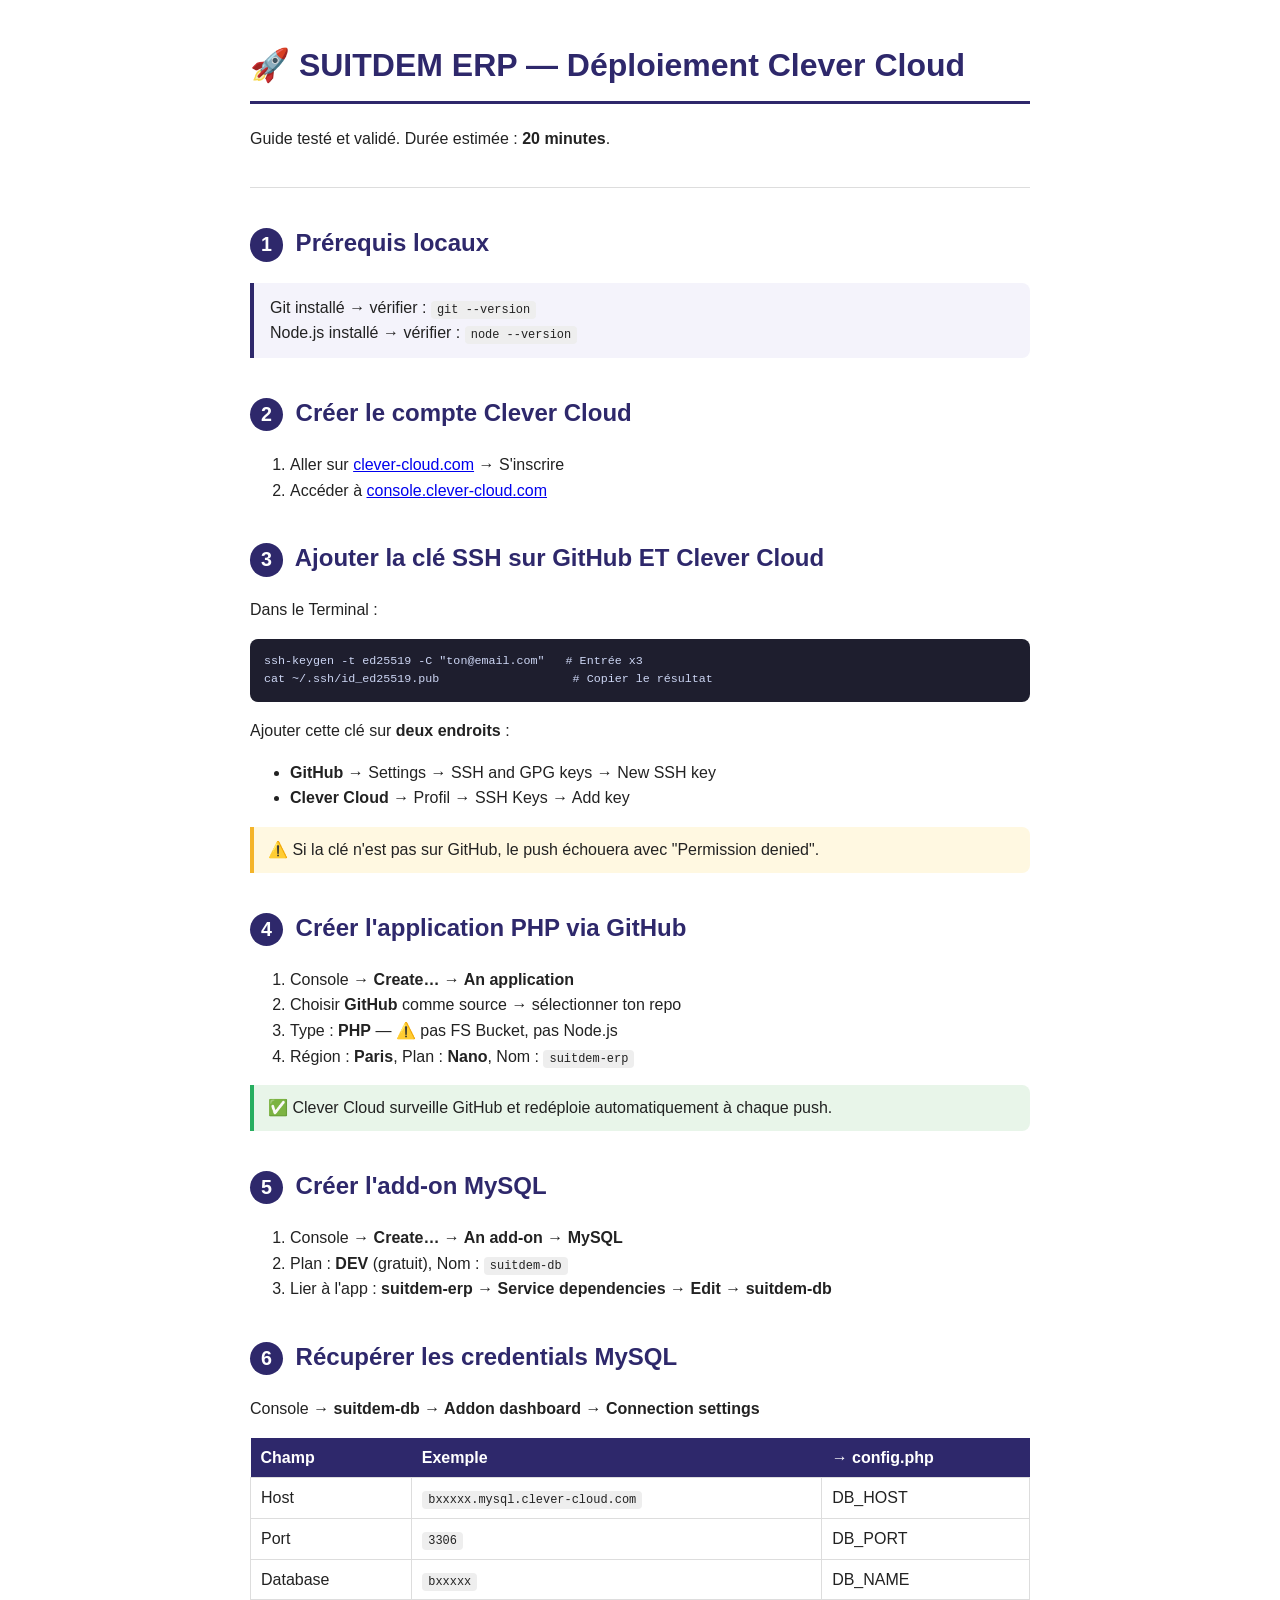
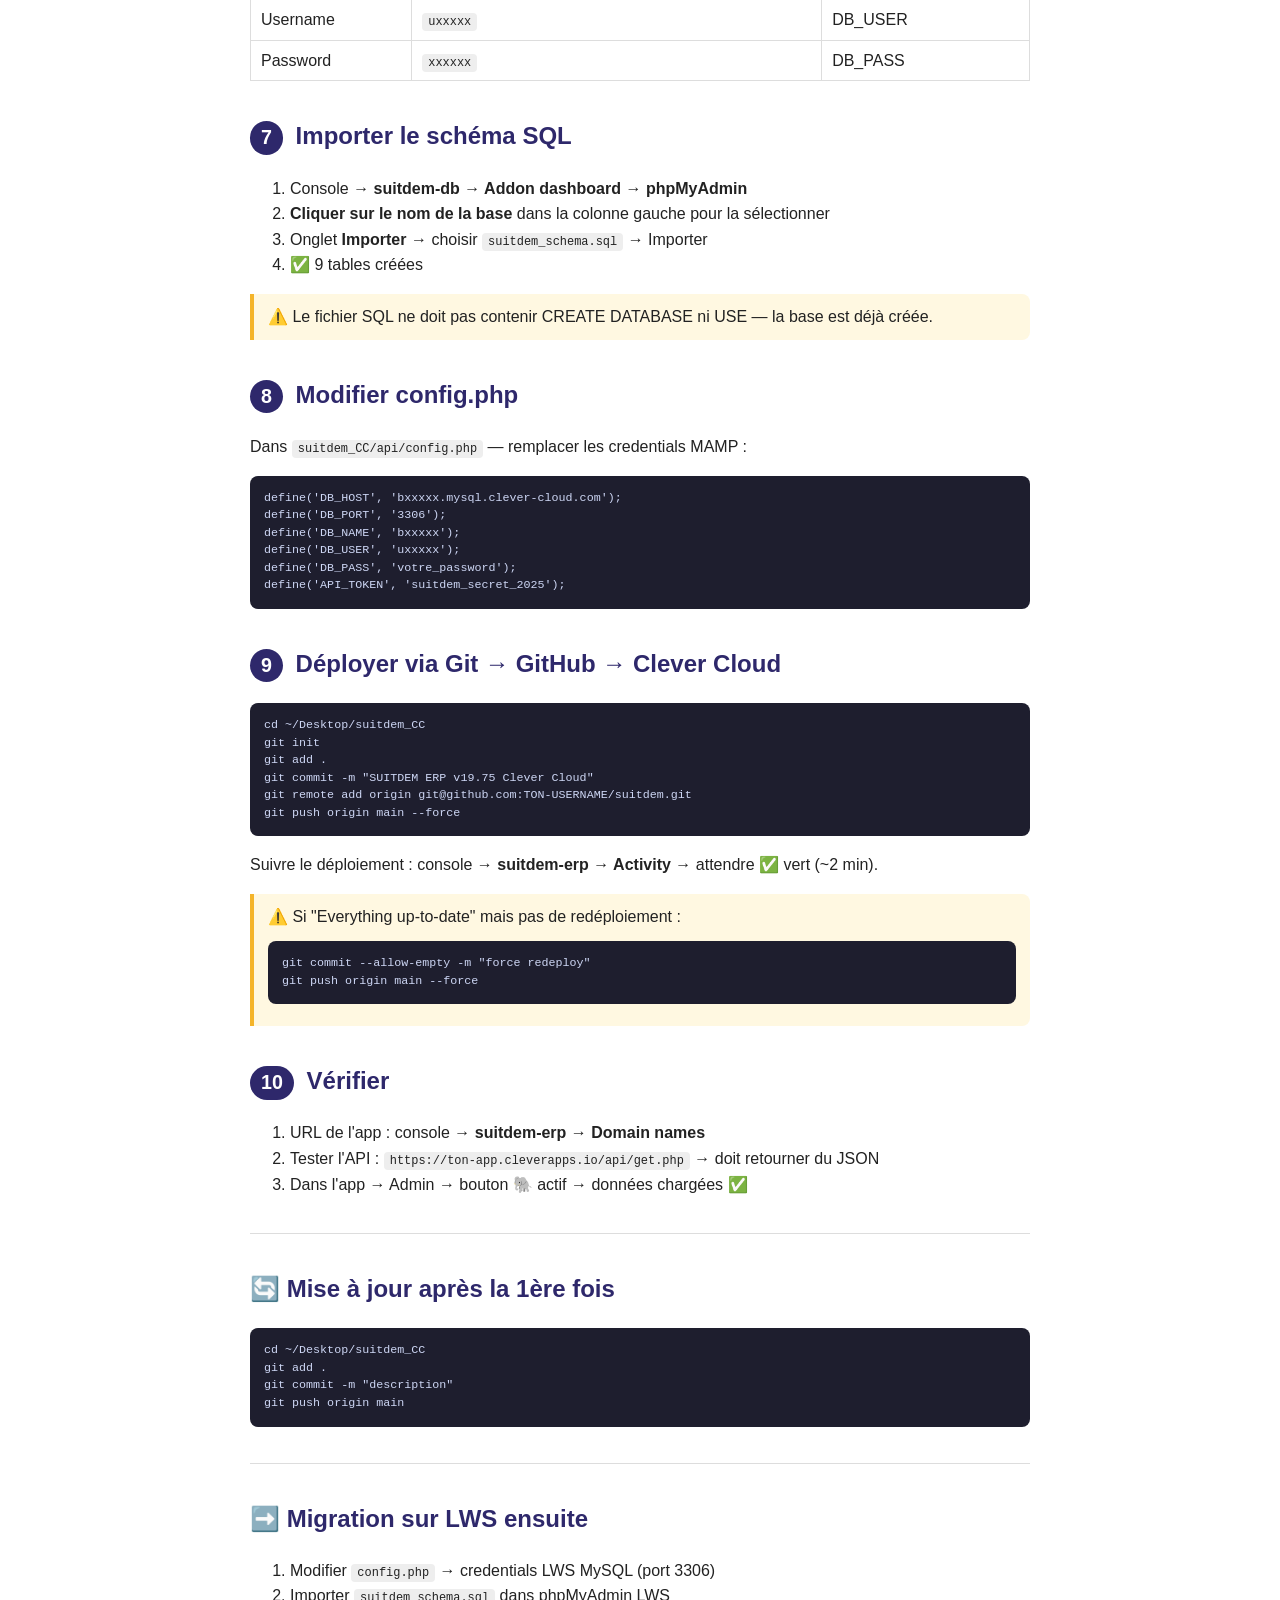
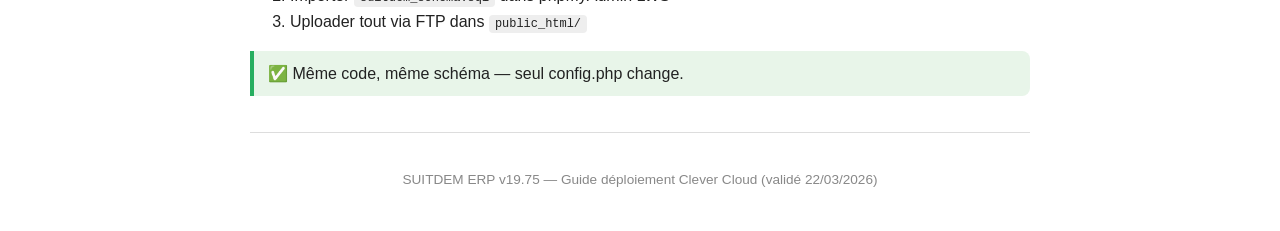
<file: guide/CleverCloud_deploy_guide.html>
<!DOCTYPE html>
<html lang="fr">
<head>
<meta charset="UTF-8">
<title>SUITDEM ERP — Déploiement Clever Cloud</title>
<style>
  body { font-family: -apple-system, Arial, sans-serif; max-width: 780px; margin: 40px auto; padding: 0 24px; color: #222; line-height: 1.6; }
  h1 { color: #2E286B; border-bottom: 3px solid #2E286B; padding-bottom: 10px; }
  h2 { color: #2E286B; margin-top: 36px; }
  .step { background: #f4f3fb; border-left: 4px solid #2E286B; padding: 12px 16px; border-radius: 0 8px 8px 0; margin: 12px 0; }
  .ok   { background: #e8f5e9; border-left: 4px solid #27ae60; padding: 10px 14px; border-radius: 0 8px 8px 0; margin: 10px 0; }
  .warn { background: #fff8e1; border-left: 4px solid #F4B42A; padding: 10px 14px; border-radius: 0 8px 8px 0; margin: 10px 0; }
  .badge { display: inline-block; background: #2E286B; color: white; border-radius: 20px; padding: 1px 11px; font-size: 0.82em; font-weight: bold; margin-right: 6px; }
  code { background: #eee; padding: 2px 6px; border-radius: 4px; font-family: monospace; font-size: 0.92em; }
  pre { background: #1e1e2e; color: #cdd6f4; padding: 14px; border-radius: 8px; font-size: 0.9em; line-height: 1.5; overflow-x: auto; }
  hr { border: none; border-top: 1px solid #ddd; margin: 36px 0; }
  table { width: 100%; border-collapse: collapse; margin: 12px 0; }
  th { background: #2E286B; color: white; padding: 7px 10px; text-align: left; }
  td { border: 1px solid #ddd; padding: 7px 10px; }
</style>
</head>
<body>

<h1>🚀 SUITDEM ERP — Déploiement Clever Cloud</h1>
<p>Guide testé et validé. Durée estimée : <strong>20 minutes</strong>.</p>

<hr>

<h2><span class="badge">1</span> Prérequis locaux</h2>
<div class="step">
  Git installé → vérifier : <code>git --version</code><br>
  Node.js installé → vérifier : <code>node --version</code>
</div>

<h2><span class="badge">2</span> Créer le compte Clever Cloud</h2>
<ol>
  <li>Aller sur <a href="https://clever-cloud.com" target="_blank">clever-cloud.com</a> → S'inscrire</li>
  <li>Accéder à <a href="https://console.clever-cloud.com" target="_blank">console.clever-cloud.com</a></li>
</ol>

<h2><span class="badge">3</span> Ajouter la clé SSH sur GitHub ET Clever Cloud</h2>
<p>Dans le Terminal :</p>
<pre>ssh-keygen -t ed25519 -C "ton@email.com"   # Entrée x3
cat ~/.ssh/id_ed25519.pub                   # Copier le résultat</pre>
<p>Ajouter cette clé sur <strong>deux endroits</strong> :</p>
<ul>
  <li><strong>GitHub</strong> → Settings → SSH and GPG keys → New SSH key</li>
  <li><strong>Clever Cloud</strong> → Profil → SSH Keys → Add key</li>
</ul>
<div class="warn">⚠️ Si la clé n'est pas sur GitHub, le push échouera avec "Permission denied".</div>

<h2><span class="badge">4</span> Créer l'application PHP via GitHub</h2>
<ol>
  <li>Console → <strong>Create… → An application</strong></li>
  <li>Choisir <strong>GitHub</strong> comme source → sélectionner ton repo</li>
  <li>Type : <strong>PHP</strong> — ⚠️ pas FS Bucket, pas Node.js</li>
  <li>Région : <strong>Paris</strong>, Plan : <strong>Nano</strong>, Nom : <code>suitdem-erp</code></li>
</ol>
<div class="ok">✅ Clever Cloud surveille GitHub et redéploie automatiquement à chaque push.</div>

<h2><span class="badge">5</span> Créer l'add-on MySQL</h2>
<ol>
  <li>Console → <strong>Create… → An add-on → MySQL</strong></li>
  <li>Plan : <strong>DEV</strong> (gratuit), Nom : <code>suitdem-db</code></li>
  <li>Lier à l'app : <strong>suitdem-erp → Service dependencies → Edit → suitdem-db</strong></li>
</ol>

<h2><span class="badge">6</span> Récupérer les credentials MySQL</h2>
<p>Console → <strong>suitdem-db → Addon dashboard → Connection settings</strong></p>
<table>
  <tr><th>Champ</th><th>Exemple</th><th>→ config.php</th></tr>
  <tr><td>Host</td><td><code>bxxxxx.mysql.clever-cloud.com</code></td><td>DB_HOST</td></tr>
  <tr><td>Port</td><td><code>3306</code></td><td>DB_PORT</td></tr>
  <tr><td>Database</td><td><code>bxxxxx</code></td><td>DB_NAME</td></tr>
  <tr><td>Username</td><td><code>uxxxxx</code></td><td>DB_USER</td></tr>
  <tr><td>Password</td><td><code>xxxxxx</code></td><td>DB_PASS</td></tr>
</table>

<h2><span class="badge">7</span> Importer le schéma SQL</h2>
<ol>
  <li>Console → <strong>suitdem-db → Addon dashboard → phpMyAdmin</strong></li>
  <li><strong>Cliquer sur le nom de la base</strong> dans la colonne gauche pour la sélectionner</li>
  <li>Onglet <strong>Importer</strong> → choisir <code>suitdem_schema.sql</code> → Importer</li>
  <li>✅ 9 tables créées</li>
</ol>
<div class="warn">⚠️ Le fichier SQL ne doit pas contenir CREATE DATABASE ni USE — la base est déjà créée.</div>

<h2><span class="badge">8</span> Modifier config.php</h2>
<p>Dans <code>suitdem_CC/api/config.php</code> — remplacer les credentials MAMP :</p>
<pre>
define('DB_HOST', 'bxxxxx.mysql.clever-cloud.com');
define('DB_PORT', '3306');
define('DB_NAME', 'bxxxxx');
define('DB_USER', 'uxxxxx');
define('DB_PASS', 'votre_password');
define('API_TOKEN', 'suitdem_secret_2025');
</pre>

<h2><span class="badge">9</span> Déployer via Git → GitHub → Clever Cloud</h2>
<pre>
cd ~/Desktop/suitdem_CC
git init
git add .
git commit -m "SUITDEM ERP v19.75 Clever Cloud"
git remote add origin git@github.com:TON-USERNAME/suitdem.git
git push origin main --force
</pre>
<p>Suivre le déploiement : console → <strong>suitdem-erp → Activity</strong> → attendre ✅ vert (~2 min).</p>

<div class="warn">⚠️ Si "Everything up-to-date" mais pas de redéploiement :
<pre>git commit --allow-empty -m "force redeploy"
git push origin main --force</pre>
</div>

<h2><span class="badge">10</span> Vérifier</h2>
<ol>
  <li>URL de l'app : console → <strong>suitdem-erp → Domain names</strong></li>
  <li>Tester l'API : <code>https://ton-app.cleverapps.io/api/get.php</code> → doit retourner du JSON</li>
  <li>Dans l'app → Admin → bouton 🐘 actif → données chargées ✅</li>
</ol>

<hr>

<h2>🔄 Mise à jour après la 1ère fois</h2>
<pre>
cd ~/Desktop/suitdem_CC
git add .
git commit -m "description"
git push origin main
</pre>

<hr>

<h2>➡️ Migration sur LWS ensuite</h2>
<ol>
  <li>Modifier <code>config.php</code> → credentials LWS MySQL (port 3306)</li>
  <li>Importer <code>suitdem_schema.sql</code> dans phpMyAdmin LWS</li>
  <li>Uploader tout via FTP dans <code>public_html/</code></li>
</ol>
<div class="ok">✅ Même code, même schéma — seul config.php change.</div>

<hr>
<p style="color:#888;font-size:0.85em;text-align:center;">SUITDEM ERP v19.75 — Guide déploiement Clever Cloud (validé 22/03/2026)</p>
</body>
</html>
</file>
